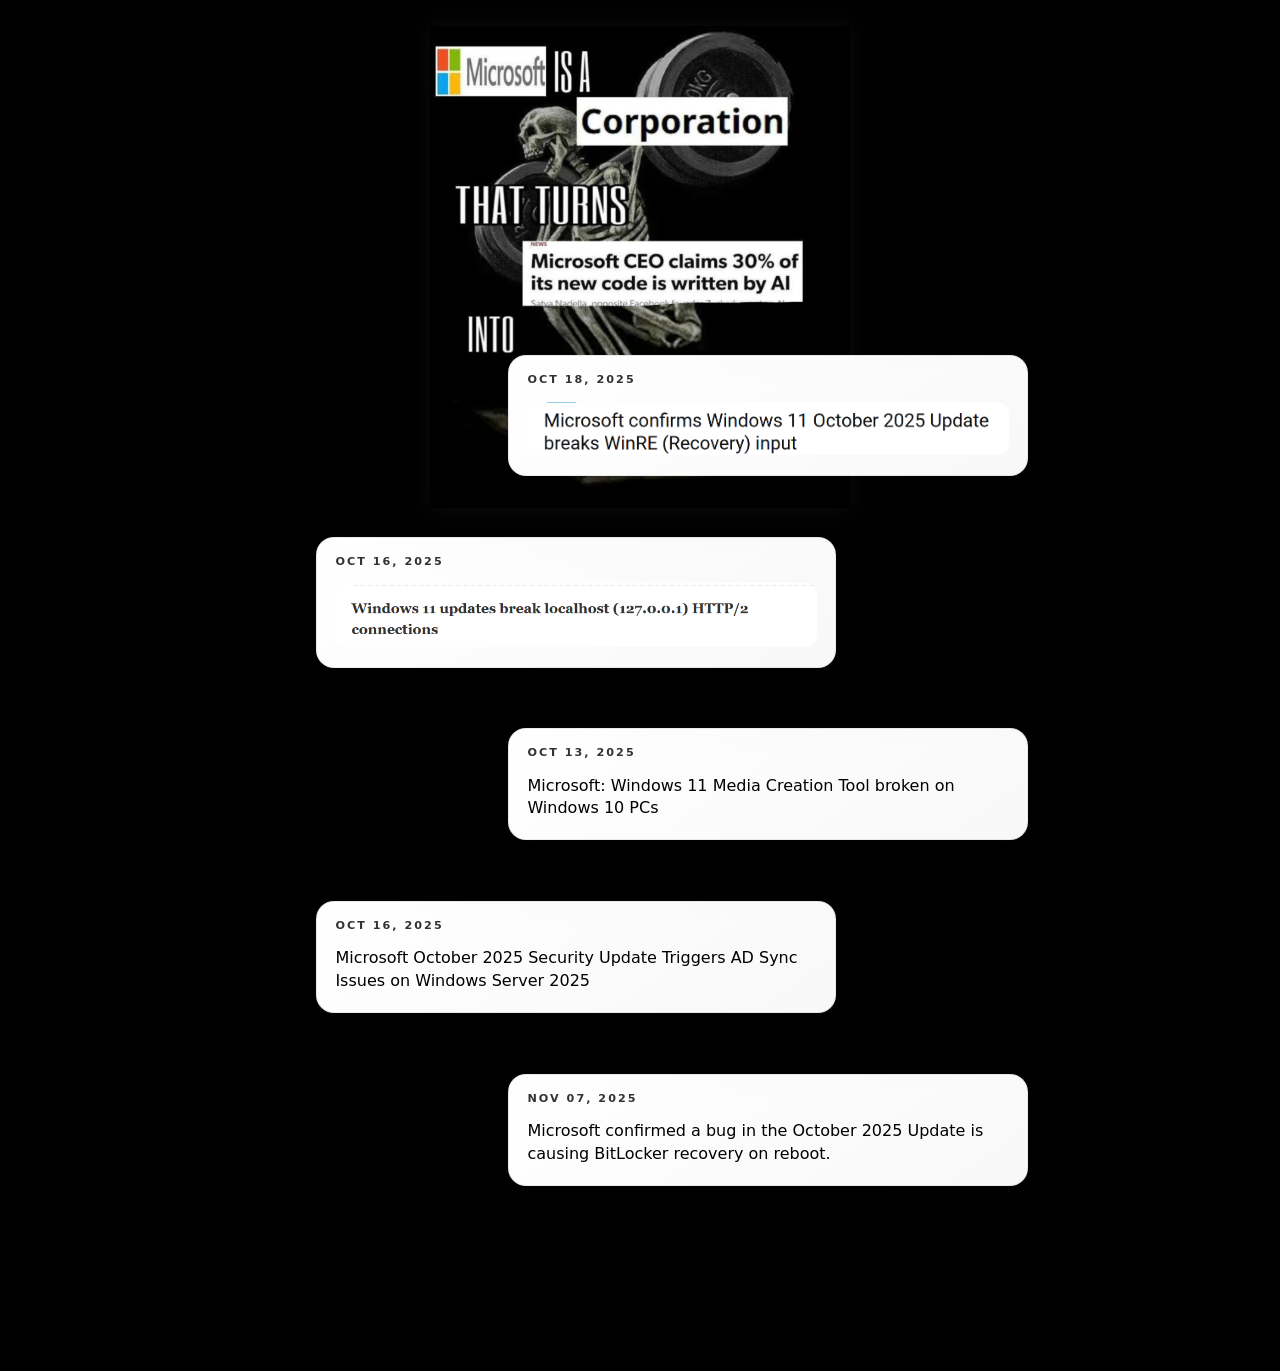
<file: docs/index.html>
<!DOCTYPE html>
<html lang="en">
<head>
	<meta charset="UTF-8" />
	<meta name="viewport" content="width=device-width,initial-scale=1" />
	<title>Microsoft & AI</title>
	<meta name="description" content="Microsoft CEO claims up to 30% of company code is written by AI." />

	<!-- Open Graph / Social Preview -->
	<link rel="canonical" href="https://exelix11.github.io/microsoft-ai/" />
	<meta property="og:site_name" content="Microsoft & AI" />
	<meta property="og:title" content="Microsoft & AI" />
	<meta property="og:description" content="Microsoft CEO claims up to 30% of company code is written by AI." />
	<meta property="og:type" content="website" />
	<meta property="og:url" content="https://exelix11.github.io/microsoft-ai/" />
	<meta property="og:image" content="https://exelix11.github.io/microsoft-ai/social.jpg" />
	<meta property="og:image:secure_url" content="https://exelix11.github.io/microsoft-ai/social.jpg" />
	<meta property="og:image:alt" content="Microsoft is a corporation that turns 'Microsoft CEO claims up to 30% of company code is written by AI' into..." />
	<meta property="og:image:type" content="image/jpg" />
	<meta property="og:image:width" content="1110" />
	<meta property="og:image:height" content="637" />

	<!-- Twitter Card -->
	<meta name="twitter:card" content="summary_large_image" />
	<meta name="twitter:title" content="Microsoft & AI" />
	<meta name="twitter:description" content="Microsoft CEO claims up to 30% of company code is written by AI." />
	<meta name="twitter:image" content="https://exelix11.github.io/microsoft-ai/social.jpg" />

	<link rel="preload" as="image" href="base.png" />
	<link rel="stylesheet" href="style.css" />
</head>
<body>
	<header class="site-header" role="banner">
		<img src="base.png" alt="Brand image" class="hero" />
	</header>
	<main id="main" role="main">
		<div id="posts" class="posts" aria-live="polite" aria-busy="false" aria-label="posts"></div>
	</main>
	<noscript>You need JavaScript enabled to view the infinite scrolling posts.</noscript>
	<script src="script.js" defer></script>
</body>
</html>
</file>
<file: docs/style.css>
* {
  box-sizing: border-box;
  margin: 0;
  padding: 0;
}
:root {
  --bg: #000;
  --fg: #eee;
  --accent: #4dabf7;
  --card-bg: #ffffff;
  --card-border: rgba(0,0,0,.08);
  --card-fg: #000000;
  --radius: 18px;
  --ease: cubic-bezier(.4,.14,.3,1.02);
}
html, body { height: 100%; }
body {
  font-family: system-ui, -apple-system, BlinkMacSystemFont, "Segoe UI", Roboto, Oxygen, Ubuntu, Cantarell, "Fira Sans", "Droid Sans", "Helvetica Neue", Arial, sans-serif;
  background: var(--bg);
  color: var(--fg);
  -webkit-font-smoothing: antialiased;
  line-height: 1.4;
  overflow-y: scroll;
}
.site-header { position: relative; z-index: 1; display: flex; justify-content: center; padding: clamp(1rem,2vw,2.5rem) 1rem 0; }
.hero { max-width: min(420px, 60vw); width: 100%; height: auto; filter: drop-shadow(0 0 12px rgba(255,255,255,.05)); }
main { width: 100%; max-width: 1150px; margin: 0 auto; padding: 1rem clamp(.75rem,2vw,2rem) 4rem; }
.posts { position: relative; z-index: 2; display: flex; flex-direction: column; gap: 3.8rem; margin-top: calc(-1 * var(--overlap, 0px)); }
#sentinel { width: 100%; height: 60px; }

.card-wrapper { position: relative; width: 100%; display: flex; justify-content: center; }
.card-wrapper.left { justify-content: center; }
.card-wrapper.right { justify-content: center; }

/* Slightly stagger cards around center on wide screens */
@media (min-width: 861px) {
  .card-wrapper.left { transform: translateX(-5vw); }
  .card-wrapper.right { transform: translateX(10vw); }
}

.post-card {
  --offset: 0px;
  width: clamp(280px, 52%, 520px);
  background: linear-gradient(145deg, var(--card-bg), #f8f8f8);
  border: 1px solid var(--card-border);
  border-radius: var(--radius);
  padding: 1rem 1.15rem 1.25rem;
  display: flex;
  flex-direction: column;
  gap: .85rem;
  position: relative;
  box-shadow: 0 6px 16px -10px rgba(0,0,0,.75), 0 0 0 1px rgba(255,255,255,.02);
  opacity: 0;
  transform: translateX(var(--offset)) translateY(10px) scale(.98);
  transition: opacity .9s var(--ease), transform 1s var(--ease), box-shadow .4s var(--ease);
  overflow: hidden;
  color: var(--card-fg);
}
.post-card:focus-within, .post-card:hover { box-shadow: 0 0 0 1px rgba(0,0,0,.08), 0 8px 26px -12px rgba(0,0,0,.85); }
.post-card.in-view { opacity: 1; transform: translateX(0) translateY(0) scale(1); }

/* End card variant */
.post-card.end { --offset: 0; text-align: center; font-weight: 700; letter-spacing: .08em; opacity: 0; }
.card-wrapper .post-card.end { margin-inline: auto; }

.post-date { font-size: .7rem; text-transform: uppercase; letter-spacing: .18em; font-weight: 600; opacity: .8; }
.post-body { font-size: 1rem; font-weight: 500; }
.post-body img { width: 100%; height: auto; border-radius: calc(var(--radius) - 6px); display: block; }
.post-link { align-self: flex-start; font-size: .75rem; text-decoration: none; text-transform: uppercase; letter-spacing: .2em; font-weight: 600; padding: .55rem .9rem .5rem; background: #1a1f24; border-radius: 999px; border: 1px solid #2a3239; color: var(--fg); position: relative; overflow: hidden; }
.post-link::before { content: ""; position: absolute; inset: 0; background: linear-gradient(120deg,rgba(255,255,255,.08),rgba(255,255,255,0)); opacity: 0; transition: opacity .5s var(--ease); }
.post-link:hover::before, .post-link:focus::before { opacity: 1; }
.post-link:focus-visible { outline: 2px solid var(--accent); outline-offset: 2px; }

/* Make entire card clickable when it's an anchor */
a.post-card { text-decoration: none; color: var(--card-fg); cursor: pointer; }
a.post-card:focus-visible { outline: 2px solid var(--accent); outline-offset: 4px; }

@media (max-width: 860px) {
  main { padding-bottom: 6rem; }
  .post-card { width: min(92%, 520px); }
  .card-wrapper.left, .card-wrapper.right { justify-content: center; }
}

/* Entry animation offsets */
.card-wrapper.left .post-card { --offset: -140px; }
.card-wrapper.right .post-card { --offset: 140px; }

/* Subtle gradient hairlines */
.post-card::after { content: ""; position: absolute; inset: 0; pointer-events: none; background: radial-gradient(90% 50% at 50% 0%, rgba(0,0,0,.06), transparent 70%); mix-blend-mode: normal; opacity: .08; }

/* Scrollbar styling for desktop */
body { scrollbar-width: thin; scrollbar-color: #222 #000; }
body::-webkit-scrollbar { width: 10px; }
body::-webkit-scrollbar-track { background: #050505; }
body::-webkit-scrollbar-thumb { background: linear-gradient(#222,#111); border-radius: 20px; border: 2px solid #050505; }
body::-webkit-scrollbar-thumb:hover { background: linear-gradient(#2d2d2d,#151515); }

/* Reduced motion */
@media (prefers-reduced-motion: reduce) {
  .post-card { transition: none; transform: none !important; opacity: 1 !important; }
}
</file>
<file: pages/style.css>
* {
  box-sizing: border-box;
  margin: 0;
  padding: 0;
}
:root {
  --bg: #000;
  --fg: #eee;
  --accent: #4dabf7;
  --card-bg: #ffffff;
  --card-border: rgba(0,0,0,.08);
  --card-fg: #000000;
  --radius: 18px;
  --ease: cubic-bezier(.4,.14,.3,1.02);
}
html, body { height: 100%; }
body {
  font-family: system-ui, -apple-system, BlinkMacSystemFont, "Segoe UI", Roboto, Oxygen, Ubuntu, Cantarell, "Fira Sans", "Droid Sans", "Helvetica Neue", Arial, sans-serif;
  background: var(--bg);
  color: var(--fg);
  -webkit-font-smoothing: antialiased;
  line-height: 1.4;
  overflow-y: scroll;
}
.site-header { position: relative; z-index: 1; display: flex; justify-content: center; padding: clamp(1rem,2vw,2.5rem) 1rem 0; }
.hero { max-width: min(420px, 60vw); width: 100%; height: auto; filter: drop-shadow(0 0 12px rgba(255,255,255,.05)); }
main { width: 100%; max-width: 1150px; margin: 0 auto; padding: 1rem clamp(.75rem,2vw,2rem) 4rem; }
.posts { position: relative; z-index: 2; display: flex; flex-direction: column; gap: 3.8rem; margin-top: calc(-1 * var(--overlap, 0px)); }
#sentinel { width: 100%; height: 60px; }

.card-wrapper { position: relative; width: 100%; display: flex; justify-content: center; }
.card-wrapper.left { justify-content: center; }
.card-wrapper.right { justify-content: center; }

/* Slightly stagger cards around center on wide screens */
@media (min-width: 861px) {
  .card-wrapper.left { transform: translateX(-5vw); }
  .card-wrapper.right { transform: translateX(10vw); }
}

.post-card {
  --offset: 0px;
  width: clamp(280px, 52%, 520px);
  background: linear-gradient(145deg, var(--card-bg), #f8f8f8);
  border: 1px solid var(--card-border);
  border-radius: var(--radius);
  padding: 1rem 1.15rem 1.25rem;
  display: flex;
  flex-direction: column;
  gap: .85rem;
  position: relative;
  box-shadow: 0 6px 16px -10px rgba(0,0,0,.75), 0 0 0 1px rgba(255,255,255,.02);
  opacity: 0;
  transform: translateX(var(--offset)) translateY(10px) scale(.98);
  transition: opacity .9s var(--ease), transform 1s var(--ease), box-shadow .4s var(--ease);
  overflow: hidden;
  color: var(--card-fg);
}
.post-card:focus-within, .post-card:hover { box-shadow: 0 0 0 1px rgba(0,0,0,.08), 0 8px 26px -12px rgba(0,0,0,.85); }
.post-card.in-view { opacity: 1; transform: translateX(0) translateY(0) scale(1); }

/* End card variant */
.post-card.end { --offset: 0; text-align: center; font-weight: 700; letter-spacing: .08em; opacity: 0; }
.card-wrapper .post-card.end { margin-inline: auto; }

.post-date { font-size: .7rem; text-transform: uppercase; letter-spacing: .18em; font-weight: 600; opacity: .8; }
.post-body { font-size: 1rem; font-weight: 500; }
.post-body img { width: 100%; height: auto; border-radius: calc(var(--radius) - 6px); display: block; }
.post-link { align-self: flex-start; font-size: .75rem; text-decoration: none; text-transform: uppercase; letter-spacing: .2em; font-weight: 600; padding: .55rem .9rem .5rem; background: #1a1f24; border-radius: 999px; border: 1px solid #2a3239; color: var(--fg); position: relative; overflow: hidden; }
.post-link::before { content: ""; position: absolute; inset: 0; background: linear-gradient(120deg,rgba(255,255,255,.08),rgba(255,255,255,0)); opacity: 0; transition: opacity .5s var(--ease); }
.post-link:hover::before, .post-link:focus::before { opacity: 1; }
.post-link:focus-visible { outline: 2px solid var(--accent); outline-offset: 2px; }

/* Make entire card clickable when it's an anchor */
a.post-card { text-decoration: none; color: var(--card-fg); cursor: pointer; }
a.post-card:focus-visible { outline: 2px solid var(--accent); outline-offset: 4px; }

@media (max-width: 860px) {
  main { padding-bottom: 6rem; }
  .post-card { width: min(92%, 520px); }
  .card-wrapper.left, .card-wrapper.right { justify-content: center; }
}

/* Entry animation offsets */
.card-wrapper.left .post-card { --offset: -140px; }
.card-wrapper.right .post-card { --offset: 140px; }

/* Subtle gradient hairlines */
.post-card::after { content: ""; position: absolute; inset: 0; pointer-events: none; background: radial-gradient(90% 50% at 50% 0%, rgba(0,0,0,.06), transparent 70%); mix-blend-mode: normal; opacity: .08; }

/* Scrollbar styling for desktop */
body { scrollbar-width: thin; scrollbar-color: #222 #000; }
body::-webkit-scrollbar { width: 10px; }
body::-webkit-scrollbar-track { background: #050505; }
body::-webkit-scrollbar-thumb { background: linear-gradient(#222,#111); border-radius: 20px; border: 2px solid #050505; }
body::-webkit-scrollbar-thumb:hover { background: linear-gradient(#2d2d2d,#151515); }

/* Reduced motion */
@media (prefers-reduced-motion: reduce) {
  .post-card { transition: none; transform: none !important; opacity: 1 !important; }
}
</file>
